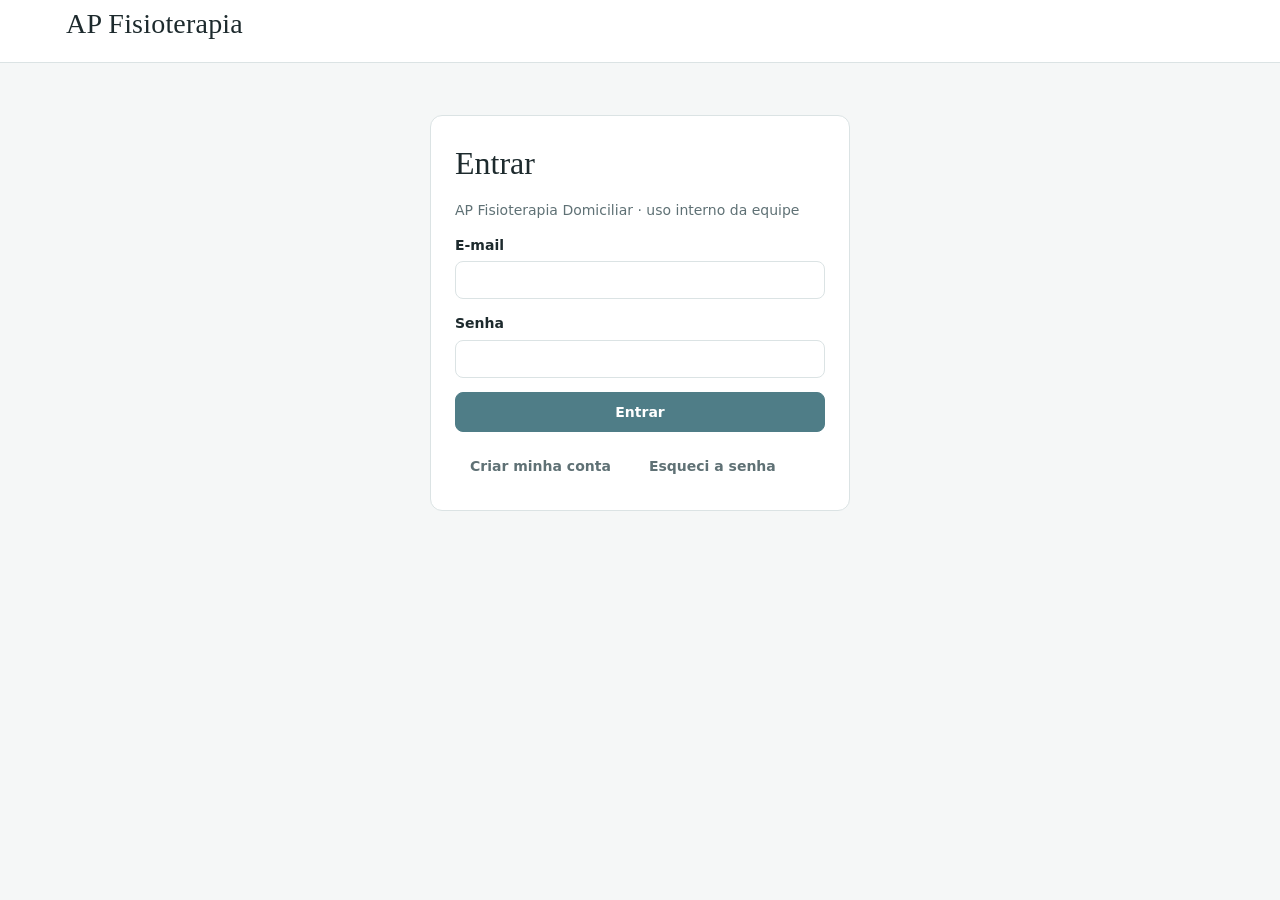
<file: index.html>
<!doctype html>
<html lang="pt-BR">
<head>
<meta charset="utf-8">
<meta http-equiv="Content-Security-Policy" content="default-src 'self'; script-src 'self'; style-src 'self' 'unsafe-inline' https://fonts.googleapis.com; font-src 'self' data: https://fonts.gstatic.com; img-src 'self' data: blob: https://vflkjwjmoaxwadrvesqy.supabase.co; media-src 'self' blob: https://vflkjwjmoaxwadrvesqy.supabase.co; connect-src 'self' https://vflkjwjmoaxwadrvesqy.supabase.co wss://vflkjwjmoaxwadrvesqy.supabase.co; worker-src 'self'; base-uri 'self'; form-action 'self'; object-src 'none'">
<meta name="referrer" content="no-referrer">
<meta name="viewport" content="width=device-width,initial-scale=1,viewport-fit=cover">
<title>AP Gestão</title>
<meta name="theme-color" content="#4f7d87">
<meta name="apple-mobile-web-app-capable" content="yes">
<meta name="apple-mobile-web-app-title" content="AP Gestão">
<meta name="apple-mobile-web-app-status-bar-style" content="default">
<link rel="manifest" href="manifest.webmanifest">
<link rel="icon" href="icons/icon-192.png">
<link rel="apple-touch-icon" href="icons/apple-touch-icon.png">
<link rel="preconnect" href="https://fonts.googleapis.com">
<link rel="stylesheet" href="https://fonts.googleapis.com/css2?family=Instrument+Serif&family=Figtree:wght@400;500;600;700&display=swap">
<link rel="stylesheet" href="styles.css">
<style>html{color-scheme:light}:root{padding-top:env(safe-area-inset-top,0px);padding-bottom:env(safe-area-inset-bottom,0px)}body{margin:0;font-size:14px}img{max-width:100%}[hidden]{display:none!important}</style>
</head>
<body>
<header>
  <div class="wrap">
    <div class="top"><span class="brand">AP Fisioterapia</span><span class="who" id="who">Carregando…</span></div>
    <nav id="tabs"></nav>
  </div>
</header>
<div class="offline" id="offline" hidden>Sem internet. As alterações não serão salvas até a conexão voltar.</div>
<main class="wrap" id="view"><div class="empty">Carregando dados…</div></main>
<nav class="bnav" id="bnav" hidden aria-label="Menu principal"></nav>
<dialog id="dlg"></dialog>
<div class="toast" id="toast" hidden></div>
<!-- bibliotecas guardadas no próprio app (antes vinham de sites de terceiros, que poderiam ler a sessão se fossem invadidos) -->
<script src="lib/supabase.js"></script>
<script src="lib/jspdf.umd.min.js"></script>
<script src="config.js"></script>
<script src="app.js"></script>
<script src="contrato.js"></script>
<script src="texto-rico.js"></script>
<script src="avaliacao.js"></script>
<script src="relatorio.js"></script>
<script src="gestao.js"></script>
<script src="grade.js"></script>
</body>
</html>
</file>
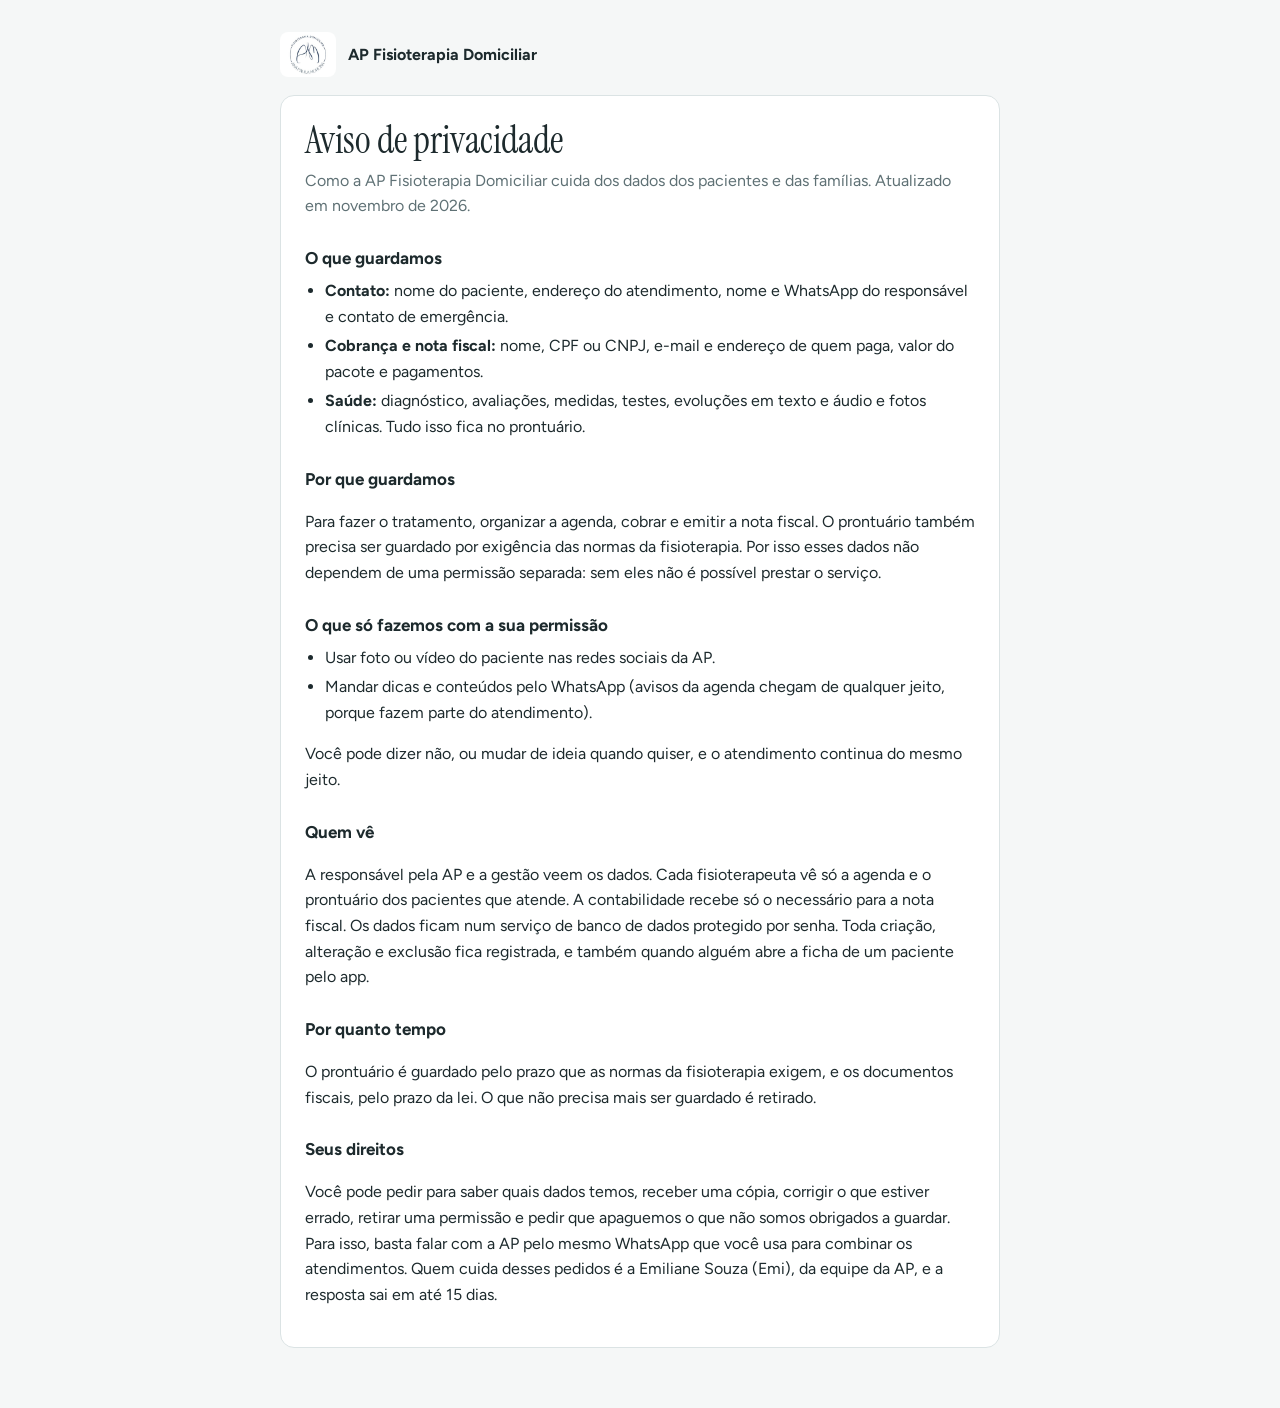
<file: privacidade.html>
<!doctype html>
<html lang="pt-BR">
<head>
<meta charset="utf-8">
<meta name="viewport" content="width=device-width,initial-scale=1">
<title>Aviso de privacidade · AP Fisioterapia</title>
<link rel="icon" href="icons/icon-192.png">
<link rel="stylesheet" href="https://fonts.googleapis.com/css2?family=Instrument+Serif&family=Figtree:wght@400;600;700&display=swap">
<style>
:root{--bg:#f5f7f7;--surface:#fff;--line:#dbe3e4;--fg:#1d2a2d;--muted:#5f7175;--accent:#4f7d87;color-scheme:light}
@media (prefers-color-scheme: dark){:root:not([data-theme="light"]){--bg:#131a1c;--surface:#1b2427;--line:#2d3a3e;--fg:#e4ecee;--muted:#9aacb0;--accent:#86b3bd;color-scheme:dark}}
body{margin:0;background:var(--bg);color:var(--fg);font:16px/1.6 "Figtree",system-ui,sans-serif}
main{max-width:720px;margin:0 auto;padding:32px 16px 60px}
.cartao{background:var(--surface);border:1px solid var(--line);border-radius:14px;padding:24px}
h1{font:400 38px/1.1 "Instrument Serif",Georgia,serif;margin:0 0 6px}
h2{font-size:17px;margin:26px 0 6px}
.sub{color:var(--muted);margin:0 0 18px}
ul{padding-left:20px;margin:6px 0}
li{margin:4px 0}
.marca{display:flex;align-items:center;gap:12px;margin-bottom:18px}
.marca img{width:56px;height:auto;border-radius:8px}
</style>
</head>
<body>
<main>
  <div class="marca"><img src="icons/logo-ap.jpg" alt=""><b>AP Fisioterapia Domiciliar</b></div>
  <div class="cartao">
    <h1>Aviso de privacidade</h1>
    <p class="sub">Como a AP Fisioterapia Domiciliar cuida dos dados dos pacientes e das famílias. Atualizado em novembro de 2026.</p>

    <h2>O que guardamos</h2>
    <ul>
      <li><b>Contato:</b> nome do paciente, endereço do atendimento, nome e WhatsApp do responsável e contato de emergência.</li>
      <li><b>Cobrança e nota fiscal:</b> nome, CPF ou CNPJ, e-mail e endereço de quem paga, valor do pacote e pagamentos.</li>
      <li><b>Saúde:</b> diagnóstico, avaliações, medidas, testes, evoluções em texto e áudio e fotos clínicas. Tudo isso fica no prontuário.</li>
    </ul>

    <h2>Por que guardamos</h2>
    <p>Para fazer o tratamento, organizar a agenda, cobrar e emitir a nota fiscal. O prontuário também precisa ser guardado por exigência das normas da fisioterapia. Por isso esses dados não dependem de uma permissão separada: sem eles não é possível prestar o serviço.</p>

    <h2>O que só fazemos com a sua permissão</h2>
    <ul>
      <li>Usar foto ou vídeo do paciente nas redes sociais da AP.</li>
      <li>Mandar dicas e conteúdos pelo WhatsApp (avisos da agenda chegam de qualquer jeito, porque fazem parte do atendimento).</li>
    </ul>
    <p>Você pode dizer não, ou mudar de ideia quando quiser, e o atendimento continua do mesmo jeito.</p>

    <h2>Quem vê</h2>
    <p>A responsável pela AP e a gestão veem os dados. Cada fisioterapeuta vê só a agenda e o prontuário dos pacientes que atende. A contabilidade recebe só o necessário para a nota fiscal. Os dados ficam num serviço de banco de dados protegido por senha. Toda criação, alteração e exclusão fica registrada, e também quando alguém abre a ficha de um paciente pelo app.</p>

    <h2>Por quanto tempo</h2>
    <p>O prontuário é guardado pelo prazo que as normas da fisioterapia exigem, e os documentos fiscais, pelo prazo da lei. O que não precisa mais ser guardado é retirado.</p>

    <h2>Seus direitos</h2>
    <p>Você pode pedir para saber quais dados temos, receber uma cópia, corrigir o que estiver errado, retirar uma permissão e pedir que apaguemos o que não somos obrigados a guardar. Para isso, basta falar com a AP pelo mesmo WhatsApp que você usa para combinar os atendimentos. Quem cuida desses pedidos é a Emiliane Souza (Emi), da equipe da AP, e a resposta sai em até 15 dias.</p>
  </div>
</main>
</body>
</html>
</file>
<file: styles.css>
/* Layout: barra de abas fixa no topo, uma tela por aba, listas densas com chips de situação */
:root{
  --bg:#f5f7f7; --surface:#ffffff; --line:#dbe3e4; --fg:#1d2a2d; --muted:#5f7175;
  --accent:#4f7d87; --accent-soft:#e3eef0; --accent-fg:#ffffff;
  --ok:#2f7d4f; --ok-soft:#e2f2e8; --warn:#9a6a00; --warn-soft:#fbf0d6; --bad:#b23b3b; --bad-soft:#f8e1e1; --info:#5b5f9e; --info-soft:#e8e9f6;
  --display:"Instrument Serif", Georgia, serif; --body:"Figtree", system-ui, -apple-system, "Segoe UI", sans-serif;
}
@media (prefers-color-scheme: dark){:root:not([data-theme="light"]){
  --bg:#131a1c; --surface:#1b2427; --line:#2d3a3e; --fg:#e4ecee; --muted:#9aacb0;
  --accent:#86b3bd; --accent-soft:#233639; --accent-fg:#0f1719;
  --ok:#7fcf9c; --ok-soft:#1d3426; --warn:#e5bc5c; --warn-soft:#3a3018; --bad:#f08c8c; --bad-soft:#3d2222; --info:#a9adf0; --info-soft:#26284a; color-scheme:dark}}
:root[data-theme="dark"]{
  --bg:#131a1c; --surface:#1b2427; --line:#2d3a3e; --fg:#e4ecee; --muted:#9aacb0;
  --accent:#86b3bd; --accent-soft:#233639; --accent-fg:#0f1719;
  --ok:#7fcf9c; --ok-soft:#1d3426; --warn:#e5bc5c; --warn-soft:#3a3018; --bad:#f08c8c; --bad-soft:#3d2222; --info:#a9adf0; --info-soft:#26284a; color-scheme:dark}
*{box-sizing:border-box}
body{background:var(--bg);color:var(--fg);font-family:var(--body);font-size:15px;line-height:1.45}
body::before{content:"";position:fixed;inset:0 0 auto;height:env(safe-area-inset-top,0px);z-index:10;background:var(--surface)}
.wrap{max-width:1180px;margin:0 auto;padding-left:max(16px,env(safe-area-inset-left,0px));padding-right:max(16px,env(safe-area-inset-right,0px))}
header{position:sticky;top:env(safe-area-inset-top,0px);z-index:5;background:var(--surface);border-bottom:1px solid var(--line)}
.top{display:flex;align-items:baseline;gap:12px;padding-block:12px 4px;flex-wrap:wrap}
.brand{font-family:var(--display);font-size:28px;line-height:1;letter-spacing:.2px}
.who{color:var(--muted);font-size:13px;margin-left:auto}
nav{display:flex;gap:4px;overflow-x:auto;padding-block:6px 8px;scrollbar-width:none}
nav button{border:0;background:none;color:var(--muted);font:600 14px var(--body);padding:8px 12px;border-radius:8px;cursor:pointer;white-space:nowrap}
nav button[aria-current="true"]{background:var(--accent-soft);color:var(--fg)}
nav .badge{display:inline-block;min-width:18px;padding:0 5px;margin-left:4px;border-radius:9px;background:var(--bad);color:#fff;font-size:11px;line-height:18px;text-align:center}
main{padding-block:20px 60px}
h1{font-family:var(--display);font-weight:400;font-size:32px;margin:0;text-wrap:balance}
h2{font-size:13px;text-transform:uppercase;letter-spacing:.08em;color:var(--muted);margin:0 0 10px;font-weight:700}
.head{display:flex;gap:12px;align-items:center;flex-wrap:wrap;margin-bottom:16px}
.head .sp{flex:1}
.sub{color:var(--muted);font-size:14px;margin:4px 0 0;max-width:65ch}
.btn{border:1px solid var(--line);background:var(--surface);color:var(--fg);font:600 14px var(--body);padding:8px 14px;border-radius:8px;cursor:pointer;white-space:nowrap}
.btn:hover{border-color:var(--accent)}
.btn.pri{background:var(--accent);border-color:var(--accent);color:var(--accent-fg)}
.btn.sm{padding:5px 10px;font-size:13px}
.btn.ghost{border-color:transparent;background:none;color:var(--muted)}
.btn:disabled{opacity:.5;cursor:default}
button:focus-visible,input:focus-visible,select:focus-visible,textarea:focus-visible,a:focus-visible{outline:2px solid var(--accent);outline-offset:2px}
.panel{background:var(--surface);border:1px solid var(--line);border-radius:12px}
.grid{display:grid;gap:16px}
.g2{grid-template-columns:repeat(auto-fit,minmax(320px,1fr))}
.stats{display:grid;grid-template-columns:repeat(auto-fit,minmax(160px,1fr));gap:12px;margin-bottom:20px}
.stat{padding:14px 16px}
.stat .v{font-size:26px;font-weight:700;font-variant-numeric:tabular-nums;line-height:1.1}
.stat .l{color:var(--muted);font-size:13px;margin-top:4px}
.list{display:flex;flex-direction:column}
.row{display:flex;gap:12px;align-items:center;padding:12px 16px;border-top:1px solid var(--line);flex-wrap:wrap}
.row:first-child{border-top:0}
.row .main{flex:1 1 220px;min-width:0}
.row .name{font-weight:600}
.row .meta{color:var(--muted);font-size:13px}
.row .acts{display:flex;gap:6px;flex-wrap:wrap}
.num{font-variant-numeric:tabular-nums;font-weight:600;white-space:nowrap}
.chip{display:inline-block;font-size:12px;font-weight:600;padding:2px 8px;border-radius:999px;background:var(--accent-soft);color:var(--fg);white-space:nowrap}
.chip.ok{background:var(--ok-soft);color:var(--ok)}.chip.warn{background:var(--warn-soft);color:var(--warn)}
.chip.bad{background:var(--bad-soft);color:var(--bad)}.chip.info{background:var(--info-soft);color:var(--info)}
.chip.mute{background:transparent;border:1px solid var(--line);color:var(--muted)}
.alert{display:flex;gap:10px;align-items:flex-start;padding:10px 16px;border-top:1px solid var(--line)}
.alert:first-child{border-top:0}
.alert .dot{width:8px;height:8px;border-radius:50%;margin-top:7px;flex:none}
.dot.bad{background:var(--bad)}.dot.warn{background:var(--warn)}.dot.info{background:var(--info)}
.empty{padding:28px 16px;text-align:center;color:var(--muted)}
.filters{display:flex;gap:8px;flex-wrap:wrap;align-items:center;margin-bottom:12px}
input,select,textarea{font:inherit;color:var(--fg);background:var(--surface);border:1px solid var(--line);border-radius:8px;padding:8px 10px;max-width:100%}
textarea{width:100%;min-height:80px;resize:vertical}
.day{margin-bottom:14px}
.day h3{font-size:14px;margin:0 0 6px;display:flex;gap:8px;align-items:center}
.day.today h3{color:var(--accent)}
.kanban{display:grid;grid-auto-flow:column;grid-auto-columns:minmax(230px,1fr);gap:12px;overflow-x:auto;padding-bottom:8px}
.col{background:var(--surface);border:1px solid var(--line);border-radius:12px;padding:10px;display:flex;flex-direction:column;gap:8px;min-height:120px}
.col h4{margin:0 0 2px;font-size:13px;display:flex;justify-content:space-between;color:var(--muted)}
.card{border:1px solid var(--line);border-radius:10px;padding:10px;background:var(--bg);display:flex;flex-direction:column;gap:6px}
.card .name{font-weight:600}
.bars{display:flex;flex-direction:column;gap:8px;padding:14px 16px}
.bar{display:grid;grid-template-columns:minmax(90px,180px) 1fr 28px;gap:10px;align-items:center;font-size:14px}
.bar .track{height:10px;background:var(--accent-soft);border-radius:5px;overflow:hidden}
.bar .fill{height:100%;background:var(--accent);border-radius:5px}
.bar span:first-child{overflow:hidden;text-overflow:ellipsis;white-space:nowrap}
dialog{border:1px solid var(--line);border-radius:14px;padding:0;background:var(--surface);color:var(--fg);width:min(640px,calc(100vw - 24px));max-height:calc(100vh - 40px)}
dialog::backdrop{background:rgba(10,20,22,.45)}
.dlg{padding:20px;display:flex;flex-direction:column;gap:14px}
.dlg h2{font-family:var(--display);font-size:26px;text-transform:none;letter-spacing:0;color:var(--fg);font-weight:400;margin:0}
.form{display:grid;grid-template-columns:1fr 1fr;gap:12px}
.form label{display:flex;flex-direction:column;gap:4px;font-size:13px;color:var(--muted);font-weight:600;min-width:0}
.form label.full{grid-column:1/-1}
.form label.chk{flex-direction:row;align-items:center;gap:8px;color:var(--fg)}
.form input,.form select,.form textarea{width:100%}
.form .sec{grid-column:1/-1;font-size:12px;text-transform:uppercase;letter-spacing:.08em;color:var(--accent);font-weight:700;border-top:1px solid var(--line);padding-top:12px;margin-top:4px}
.dlg .foot{display:flex;gap:8px;justify-content:flex-end;flex-wrap:wrap}
.dlg .foot .sp{flex:1}
pre.msg{white-space:pre-wrap;word-break:break-word;background:var(--bg);border:1px solid var(--line);border-radius:8px;padding:12px;font:13px/1.5 var(--body);margin:0;max-height:300px;overflow:auto}
.toast{position:fixed;left:50%;bottom:calc(20px + env(safe-area-inset-bottom,0px));transform:translateX(-50%);background:var(--fg);color:var(--bg);padding:10px 16px;border-radius:10px;font-weight:600;z-index:50;box-shadow:0 6px 24px rgba(0,0,0,.2)}
.note{font-size:13px;color:var(--muted);padding:12px 16px;border-top:1px solid var(--line)}
details.cfg summary{cursor:pointer;padding:12px 16px;font-weight:600}
.midbar{display:flex;gap:8px;flex-wrap:wrap}
.midbar label.btn{display:inline-flex;align-items:center}
.midias{display:grid;grid-template-columns:repeat(auto-fill,minmax(150px,1fr));gap:10px}
.midia{display:flex;flex-direction:column;gap:4px;min-width:0}
.midia img{width:100%;aspect-ratio:1;object-fit:cover;border-radius:8px;border:1px solid var(--line);max-width:100%}
.midia audio{width:100%;max-width:100%}
.midias .midia:has(audio){grid-column:1/-1}
@media (max-width:560px){.form{grid-template-columns:1fr}.brand{font-size:24px}h1{font-size:27px}}
@media (prefers-reduced-motion:reduce){*{transition:none!important}}
.login{max-width:420px;margin:32px auto;padding:24px;display:flex;flex-direction:column;gap:14px}
.login label{display:flex;flex-direction:column;gap:6px;font-weight:600;font-size:14px}
.login input{width:100%}
.btn.rec{border-color:var(--bad);color:var(--bad);display:inline-flex;align-items:center;gap:8px}
.recdot{width:10px;height:10px;border-radius:50%;background:var(--bad);animation:pisca 1s infinite}
@keyframes pisca{50%{opacity:.25}}
@media (prefers-reduced-motion:reduce){.recdot{animation:none}}

/* ===== Revisão de usabilidade (out/2026) =====
   Base: avaliações de apps de atendimento domiciliar (reclamação mais comum: "muitos cliques")
   e guias de navegação móvel (menu inferior com até 5 itens, ações no alcance do polegar, alvos de 44 px). */
svg{width:22px;height:22px;fill:none;stroke:currentColor;stroke-width:1.8;stroke-linecap:round;stroke-linejoin:round;flex:none}
.btn{min-height:40px;display:inline-flex;align-items:center;justify-content:center;gap:6px;text-decoration:none}
.btn svg{width:18px;height:18px}
.btn.sm{min-height:34px}
.top{padding-block:10px}
.who{display:flex;align-items:center;gap:6px}
.badge{display:inline-block;min-width:18px;padding:0 5px;border-radius:9px;background:var(--bad);color:#fff;font-size:11px;line-height:18px;text-align:center;font-weight:700;margin-left:4px}
.bnav{display:none}
.hint{font-size:13px;color:var(--muted);margin:14px 2px 0}
.empty.sm{padding:14px 16px;font-size:14px}

/* cabeçalho de dia, semana e mês: setas grandes nas pontas */
.nav3{display:flex;align-items:center;gap:8px;margin-bottom:16px}
.nav3 .mid{flex:1;min-width:0;text-align:center}
.nav3 .k{font-size:13px;color:var(--muted);font-weight:600}
.nav3 .k::first-letter{text-transform:uppercase}
.nav3 .v{font-family:var(--display);font-size:30px;line-height:1.1;white-space:nowrap;overflow:hidden;text-overflow:ellipsis}
.ibtn{width:44px;height:44px;border-radius:12px;border:1px solid var(--line);background:var(--surface);color:var(--fg);display:inline-flex;align-items:center;justify-content:center;cursor:pointer;flex:none;padding:0}
.ibtn:hover{border-color:var(--accent)}

/* seções por fisioterapeuta com progresso do dia */
.fsec{display:flex;flex-direction:column;gap:8px;min-width:0}
.fhead{display:flex;align-items:baseline;gap:8px}
.fhead h2{margin:0}
.fhead .prog{margin-left:auto;font-size:13px;color:var(--muted);font-variant-numeric:tabular-nums}
.pbar{height:6px;border-radius:3px;background:var(--accent-soft);overflow:hidden}
.pbar i{display:block;height:100%;background:var(--ok);border-radius:3px;transition:width .3s}

/* linha de atendimento: círculo = um toque para "realizado"; nome = abre as opções */
.arow{display:flex;align-items:stretch;border-top:1px solid var(--line)}
.arow:first-child{border-top:0}
.tickcell{display:flex;align-items:center;padding-left:12px}
.tick{width:34px;height:34px;border-radius:50%;border:2px solid color-mix(in srgb,var(--muted) 55%,transparent);background:var(--surface);display:inline-flex;align-items:center;justify-content:center;color:#fff;cursor:pointer;padding:0;flex:none}
.tick:hover{border-color:var(--ok)}
.tick svg{width:18px;height:18px;stroke-width:3}
.tick.feito{background:var(--ok);border-color:var(--ok)}
.tick.falta{background:var(--bad);border-color:var(--bad)}
.tick.remarcado{background:var(--info);border-color:var(--info)}
.tick.cancelado{background:var(--warn);border-color:var(--warn)}
.tick.hora{border:0;color:var(--muted);font:700 12px var(--body);background:none;width:34px;cursor:default}
.arow-main,.irow{flex:1;min-width:0;display:flex;align-items:center;gap:10px;border:0;background:none;text-align:left;font:inherit;color:inherit;padding:12px 14px;cursor:pointer;min-height:62px;width:100%}
.arow-main:hover,.irow:hover{background:color-mix(in srgb,var(--accent-soft) 55%,transparent)}
.arow-main .tx,.irow .tx{flex:1;min-width:0;display:flex;flex-direction:column;gap:1px}
.arow-main .t,.irow .t{font-weight:600;font-size:15.5px}
.arow-main .t .hr{font-variant-numeric:tabular-nums;color:var(--accent);margin-right:6px}
.arow-main .m,.irow .m{font-size:13px;color:var(--muted);overflow:hidden;text-overflow:ellipsis;white-space:nowrap}
.irow .m.bad{color:var(--bad);font-weight:600}
.arow-main > svg,.irow > svg{color:var(--muted);width:18px;height:18px;opacity:.7}
.arow.s-feito .t{color:var(--muted)}
.arow.conf .t{color:var(--info)}
.irow{border-top:1px solid var(--line)}
.irow:first-child{border-top:0}
.irow .r{display:flex;flex-direction:column;align-items:flex-end;gap:4px;flex:none}
.rowwrap{display:flex;align-items:center;border-top:1px solid var(--line)}
.rowwrap:first-child{border-top:0}
.rowwrap .irow{border-top:0}
.rowwrap .side{padding-right:12px;flex:none}

/* agenda da semana */
.day{margin-bottom:16px}
.day h3{font-size:14px;margin:0 0 6px;display:flex;gap:8px;align-items:center;padding:0 2px}
.day h3 .dname{text-transform:capitalize}
.day h3 .dnum{color:var(--muted);font-weight:500}
.day h3 .dcount{margin-left:auto;color:var(--muted);font-weight:600;font-variant-numeric:tabular-nums}
.day.today h3 .dname{color:var(--accent)}

/* filtros em pílulas (um toque, sem menu suspenso) */
.seg{display:flex;gap:6px;overflow-x:auto;scrollbar-width:none;padding-bottom:2px;margin-bottom:12px}
.seg::-webkit-scrollbar{display:none}
.seg button{border:1px solid var(--line);background:var(--surface);color:var(--fg);font:600 13px var(--body);padding:8px 14px;border-radius:999px;white-space:nowrap;cursor:pointer;min-height:38px;flex:none}
.seg button[aria-pressed="true"]{background:var(--fg);border-color:var(--fg);color:var(--bg)}
.seg .n{opacity:.65;margin-left:6px;font-variant-numeric:tabular-nums}
.search{width:100%;margin-bottom:10px;min-height:46px;font-size:16px;padding:10px 14px;border-radius:12px}

/* resumo da cobrança */
.sumcard{display:grid;grid-template-columns:1.4fr 1fr 1fr;margin-bottom:12px}
.sumcard > div{padding:12px 14px;border-left:1px solid var(--line);min-width:0}
.sumcard > div:first-child{border-left:0}
.sumcard .v{font-size:21px;font-weight:700;font-variant-numeric:tabular-nums;white-space:nowrap;overflow:hidden;text-overflow:ellipsis}
.sumcard .v.ok{color:var(--ok)}.sumcard .v.bad{color:var(--bad)}
.sumcard .l{font-size:12px;color:var(--muted)}
.cta{display:flex;align-items:center;gap:12px;padding:12px 14px;margin-bottom:12px;background:var(--accent-soft);border-radius:12px;flex-wrap:wrap}
.cta.warnbox{background:var(--warn-soft)}
.cta .tx{flex:1;min-width:180px;font-weight:600;font-size:14px}
.morebar{display:flex;gap:8px;flex-wrap:wrap;margin-top:16px}

/* botão flutuante de "novo" */
.fab{position:fixed;right:max(20px,env(safe-area-inset-right,0px));bottom:calc(24px + env(safe-area-inset-bottom,0px));z-index:15;display:inline-flex;align-items:center;gap:8px;background:var(--accent);color:var(--accent-fg);border:0;border-radius:16px;padding:0 20px 0 14px;height:54px;font:700 15px var(--body);box-shadow:0 8px 24px rgba(0,0,0,.2);cursor:pointer}
.fab svg{stroke-width:2.4}

/* folha de opções */
dialog{overflow:auto}
.sheet{padding:6px 0 calc(6px + env(safe-area-inset-bottom,0px));display:flex;flex-direction:column}
.sheet .sh-h{padding:14px 20px 12px}
.sheet .sh-h .t{font-family:var(--display);font-size:25px;line-height:1.15}
.sheet .sh-h .m{color:var(--muted);font-size:13px;margin-top:3px}
.sheet .opt{display:flex;align-items:center;gap:14px;border:0;border-top:1px solid var(--line);background:none;font:600 16px var(--body);color:var(--fg);padding:13px 20px;min-height:58px;text-align:left;cursor:pointer;text-decoration:none;width:100%}
.sheet .opt:hover{background:var(--bg)}
.sheet .opt.pri{color:var(--accent)}
.sheet .opt.pri svg{stroke-width:2.4}
.sheet .opt.bad{color:var(--bad)}
.sheet .opt.cancel{justify-content:center;color:var(--muted)}
.sheet .opt .d{display:block;font-weight:400;font-size:13px;color:var(--muted);margin-top:1px}

/* toast com desfazer */
.toast{display:flex;align-items:center;gap:16px;max-width:calc(100vw - 32px)}
.toast button{border:0;background:none;color:var(--bg);font:700 14px var(--body);text-decoration:underline;cursor:pointer;padding:6px;white-space:nowrap}
.offline{position:sticky;top:0;z-index:30;background:var(--warn-soft);color:var(--warn);text-align:center;font-weight:600;font-size:13px;padding:8px 16px}

/* celular: menu embaixo, folhas que sobem de baixo, alvos maiores */
@media (max-width:760px){
  header nav{display:none}
  .who .email{display:none}
  .top{padding-block:8px}
  .brand{font-size:22px}
  h1{font-size:26px}
  .head{margin-bottom:12px}
  .nav3 .v{font-size:25px}
  .btn{min-height:44px}
  .btn.sm{min-height:40px;padding:6px 12px}
  .bnav{display:grid;grid-auto-flow:column;grid-auto-columns:1fr;position:fixed;left:0;right:0;bottom:0;z-index:20;background:var(--surface);border-top:1px solid var(--line);padding:4px max(6px,env(safe-area-inset-right,0px)) calc(4px + env(safe-area-inset-bottom,0px)) max(6px,env(safe-area-inset-left,0px))}
  .bnav[hidden]{display:none!important}
  .bnav button{border:0;background:none;color:var(--muted);display:flex;flex-direction:column;align-items:center;justify-content:center;gap:2px;font:600 11px var(--body);padding:6px 2px;min-height:54px;border-radius:12px;position:relative;cursor:pointer}
  .bnav button[aria-current="true"]{color:var(--accent);background:var(--accent-soft)}
  .bnav button[aria-current="true"] svg{stroke-width:2.2}
  .bnav .badge{position:absolute;top:3px;left:calc(50% + 4px);margin:0}
  main{padding-bottom:calc(150px + env(safe-area-inset-bottom,0px))}
  .fab{bottom:calc(78px + env(safe-area-inset-bottom,0px))}
  .toast{bottom:calc(150px + env(safe-area-inset-bottom,0px))}
  dialog{width:100vw;max-width:100vw;margin:auto 0 0 0;border-radius:20px 20px 0 0;border-bottom:0;max-height:90vh}
  dialog[open]{animation:subir .2s ease-out}
  .dlg{padding:18px 16px calc(16px + env(safe-area-inset-bottom,0px))}
  .dlg .foot{position:sticky;bottom:0;background:var(--surface);padding-top:10px;border-top:1px solid var(--line);margin:0 -16px;padding-inline:16px}
  .dlg .foot .btn{flex:1 1 auto}
  .sumcard{grid-template-columns:1.3fr 1fr 1fr}
  .sumcard .v{font-size:17px}
  .rowwrap .side .btn{padding:6px 10px}
}
@keyframes subir{from{transform:translateY(40px);opacity:.5}to{transform:none;opacity:1}}
@media (prefers-reduced-motion:reduce){dialog[open]{animation:none}.pbar i{transition:none}}

/* várias fisios no mesmo paciente */
fieldset.multi{border:1px solid var(--line);border-radius:10px;padding:8px 12px;margin:0;display:flex;flex-wrap:wrap;gap:4px 18px}
fieldset.multi legend{font-size:13px;color:var(--muted);padding:0 4px}
fieldset.multi .chk{min-height:44px;display:flex;align-items:center;gap:8px}
fieldset.multi .chk{flex:0 0 auto;white-space:nowrap;font-size:15px;color:var(--ink,inherit)}
fieldset.multi input[type=checkbox]{width:20px;height:20px;margin:0;flex:none}

/* ---------- avaliação e transcrição (out/2026) ---------- */
.lrow{display:flex;align-items:center;justify-content:space-between;gap:8px;flex-wrap:wrap}
.form .fl{display:flex;flex-direction:column;gap:4px;font-size:13px;color:var(--muted);font-weight:600;min-width:0}
.form .fl.full{grid-column:1/-1}
.btn.mic{gap:4px;color:var(--accent)}
.btn.mic svg{width:18px;height:18px;fill:none;stroke:currentColor;stroke-width:1.8;stroke-linecap:round;stroke-linejoin:round}
.btn.mic.on{background:var(--bad);border-color:var(--bad);color:#fff;animation:pulsa 1.4s ease-in-out infinite}
@keyframes pulsa{50%{opacity:.75}}
@media (prefers-reduced-motion: reduce){.btn.mic.on{animation:none}}
.dlg.av #avForm{display:flex;flex-direction:column;gap:10px}
.dlg.av details{border:1px solid var(--line);border-radius:12px;background:var(--surface)}
.dlg.av details > summary{list-style:none;cursor:pointer;display:flex;align-items:center;gap:8px;padding:12px 14px;min-height:48px;font-weight:700}
.dlg.av details > summary::-webkit-details-marker{display:none}
.dlg.av details > summary::after{content:"";width:8px;height:8px;border-right:2px solid var(--muted);border-bottom:2px solid var(--muted);transform:rotate(45deg);margin-left:auto;flex:none;transition:transform .15s}
.dlg.av details[open] > summary::after{transform:rotate(225deg)}
.dlg.av details > summary .nm{flex:0 1 auto}
.dlg.av details > .form{padding:0 14px 14px}
.dlg.av details.avsec > summary{font-size:16px}
.dlg.av details.grp{margin:0 14px 8px;background:var(--bg)}
.dlg.av details.grp > summary{font-size:14.5px}
.dlg.av details.tst{margin:0 10px 8px;border-radius:10px}
.dlg.av details.tst > summary{font-weight:600;font-size:14px;min-height:44px}
.dlg.av details.tst > .form{padding:0 12px 12px}
.dlg.av #avTodosBtn{margin:0 14px 14px}
.dlg.av details[data-s="4"] > .sub{padding:0 14px}
output.calc{display:flex;align-items:center;min-height:40px;padding:0 10px;border-radius:8px;background:var(--accent-soft);color:var(--fg);font-weight:700;font-size:15px}
@media (max-width:760px){.dlg.av .form{grid-template-columns:1fr 1fr}.dlg.av details.tst > .form{grid-template-columns:1fr 1fr}}
.form .ref.full{grid-column:1/-1}
.form .ref{margin:-4px 0 0;font-size:12px;color:var(--muted);font-weight:500;line-height:1.35}
.form .ref:empty{display:none}
/* escolha dos testes */
.dlg.av .tsel{display:flex;flex-direction:column;gap:12px;padding:0 14px 14px}
.dlg.av .tgt{font-size:12px;text-transform:uppercase;letter-spacing:.06em;color:var(--accent);font-weight:700;margin:0 0 6px}
.dlg.av .pills{display:flex;flex-wrap:wrap;gap:6px}
.dlg.av .pill{position:relative;display:inline-flex}
.dlg.av .pill input{position:absolute;opacity:0;width:1px;height:1px}
.dlg.av .pill span{display:inline-flex;align-items:center;min-height:38px;padding:6px 12px;border:1px solid var(--line);border-radius:999px;font-size:13.5px;font-weight:600;color:var(--fg);background:var(--surface);cursor:pointer}
.dlg.av .pill input:checked + span{background:var(--accent);border-color:var(--accent);color:var(--accent-fg)}
.dlg.av .pill input:checked + span::before{content:"✓";margin-right:5px}
.dlg.av .pill input:focus-visible + span{outline:2px solid var(--accent);outline-offset:2px}
.dlg.av #avTestes .grp{padding:4px 14px 6px}
.dlg.av #avTestes details.tst{margin:0 0 8px}
.dlg.av .eqpm{margin:0 0 10px}
/* texto formatado */
.rt{min-height:var(--rt-min,5.6em);padding:8px 10px;border:1px solid var(--line);border-radius:8px;background:var(--surface);color:var(--fg);font:400 15px/1.5 var(--body);outline:none;overflow-wrap:anywhere}
.rt:focus{border-color:var(--accent);box-shadow:0 0 0 2px var(--accent-soft)}
.rt:empty::before{content:attr(data-ph);color:var(--muted)}
.rt blockquote{margin:6px 0;padding:2px 0 2px 12px;border-left:3px solid var(--line);color:var(--muted);font-style:italic}
.rt ul,.rt ol{margin:4px 0;padding-left:22px}
.rt font[size="2"]{font-size:13px}.rt font[size="4"]{font-size:18px}.rt font[size="5"]{font-size:21px}
.rt-bar{display:flex;flex-wrap:wrap;gap:3px;margin:2px 0}
.rt-b{min-width:38px;min-height:36px;padding:0 8px;border:1px solid var(--line);border-radius:8px;background:var(--surface);color:var(--fg);font:600 14px var(--body);cursor:pointer;display:inline-flex;align-items:center;justify-content:center}
.rt-b:active{background:var(--accent-soft)}
.rt-b .al{display:inline-block;width:14px;height:11px;background:linear-gradient(currentColor 0 0) 0 0/100% 1.6px no-repeat,linear-gradient(currentColor 0 0) 0 50%/70% 1.6px no-repeat,linear-gradient(currentColor 0 0) 0 100%/100% 1.6px no-repeat}
.rt-b .al-c{background-position:0 0,50% 50%,0 100%}.rt-b .al-d{background-position:0 0,100% 50%,0 100%}
.rt-b .al-j{background-size:100% 1.6px,100% 1.6px,100% 1.6px}

.rt-ver blockquote{margin:4px 0;padding-left:10px;border-left:3px solid var(--line);color:var(--muted);font-style:italic}.rt-ver ul,.rt-ver ol{margin:2px 0;padding-left:20px}
.rt-b{min-width:34px;min-height:34px;padding:0 6px;flex:none;font-size:13px}
/* gestão e privacidade */
.mapa{display:grid;grid-template-columns:96px repeat(var(--n,6),minmax(0,1fr));gap:4px;font-size:12.5px;margin-top:10px}
.mapa div{padding:8px 2px;text-align:center;border-radius:6px}
.mapa .h{color:var(--muted);font-weight:700}
table.tab{width:100%;border-collapse:collapse;font-size:14px}
table.tab th{font-size:11.5px;text-transform:uppercase;letter-spacing:.06em;color:var(--muted);text-align:left;padding:8px;border-bottom:1px solid var(--line)}
table.tab td{padding:9px 8px;border-bottom:1px solid var(--line);vertical-align:top}
@media (max-width:760px){.mapa{grid-template-columns:70px repeat(var(--n,6),minmax(0,1fr));font-size:11px}}
.panel.pad{padding:14px 16px}
.semana{display:grid;grid-template-columns:repeat(auto-fit,minmax(150px,1fr));gap:10px;margin-top:12px}
.semana .dia{background:var(--surface);border:1px solid var(--line);border-radius:12px;padding:10px;min-width:0}
.semana .dia h3{display:flex;justify-content:space-between;align-items:center;font-size:14px;margin:0 0 6px}
.slot{display:block;width:100%;text-align:left;border:0;border-left:3px solid var(--accent);background:var(--bg);border-radius:6px;padding:7px 9px;margin-top:6px;font:inherit;font-size:13px;color:var(--fg);cursor:pointer}
.slot:disabled{cursor:default}
.slot b{display:block;font-size:12px}
@media (max-width:760px){.semana{grid-template-columns:1fr}}
</file>
